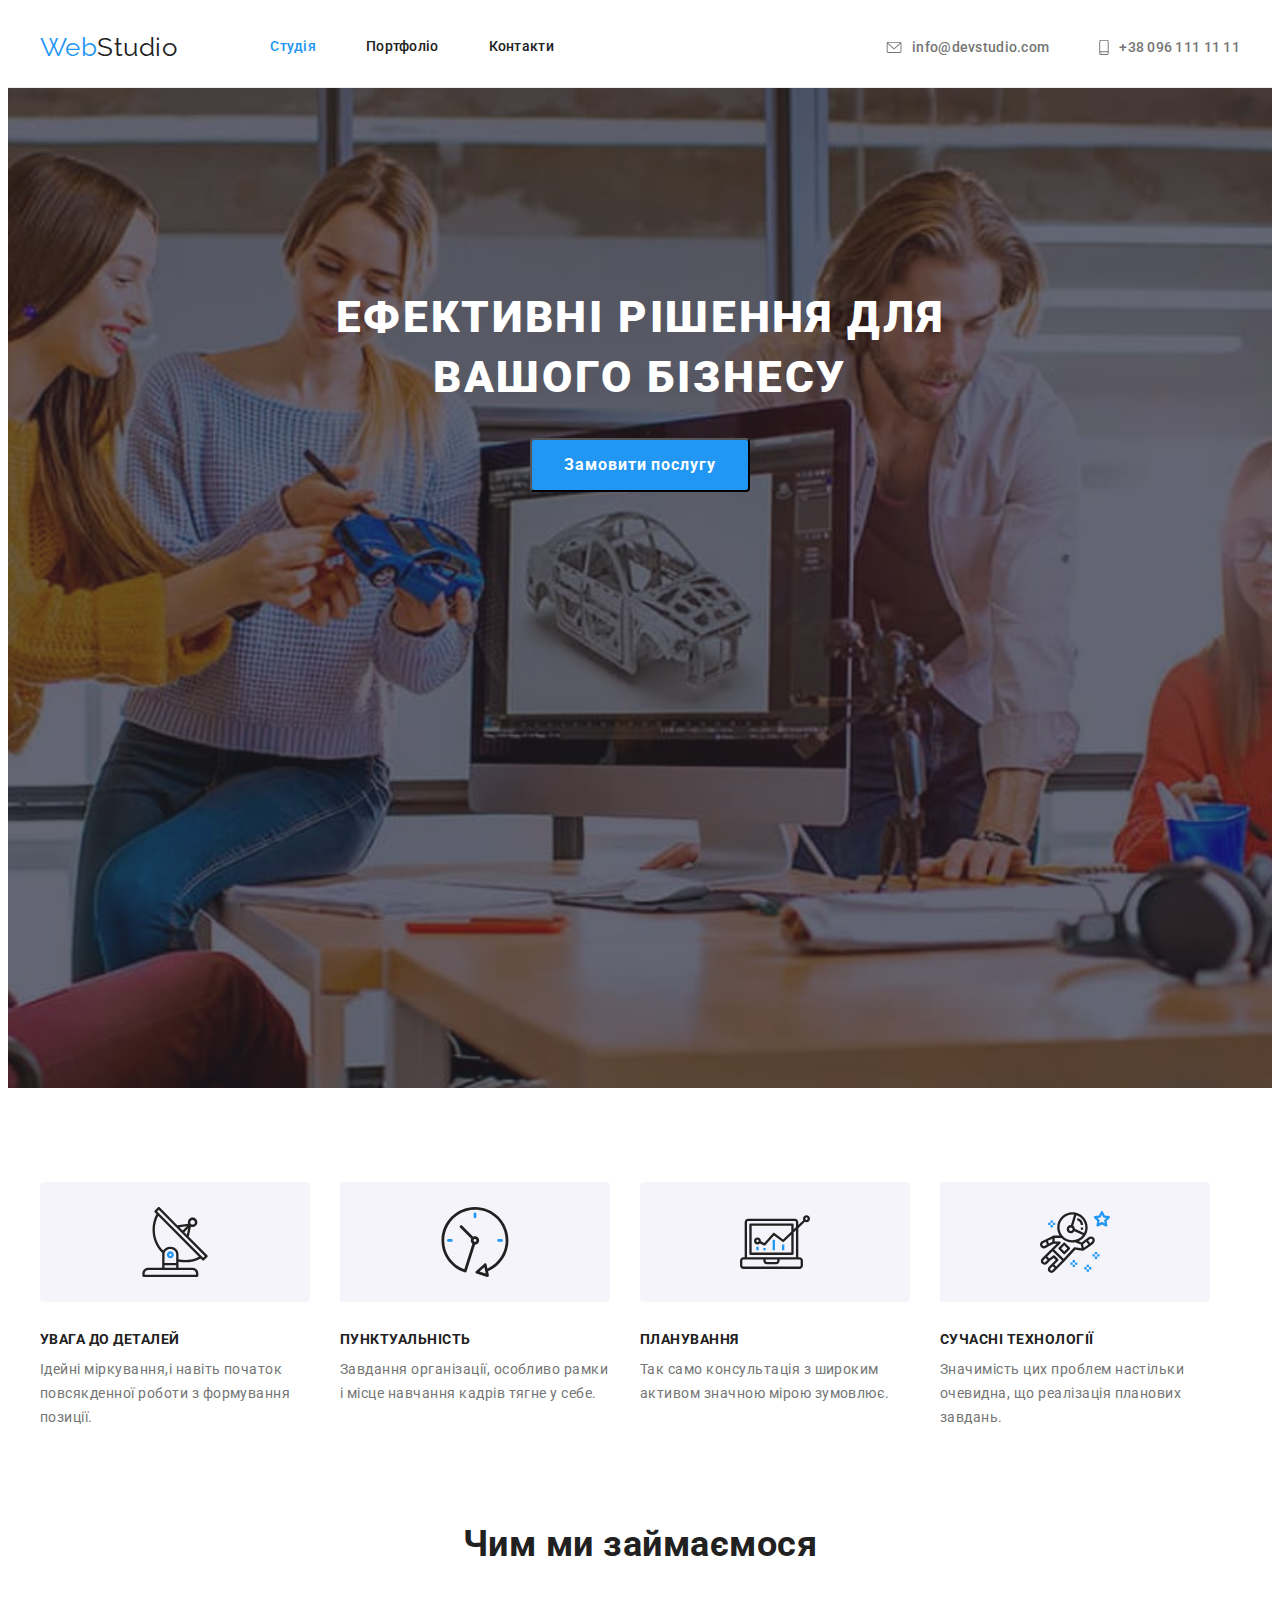
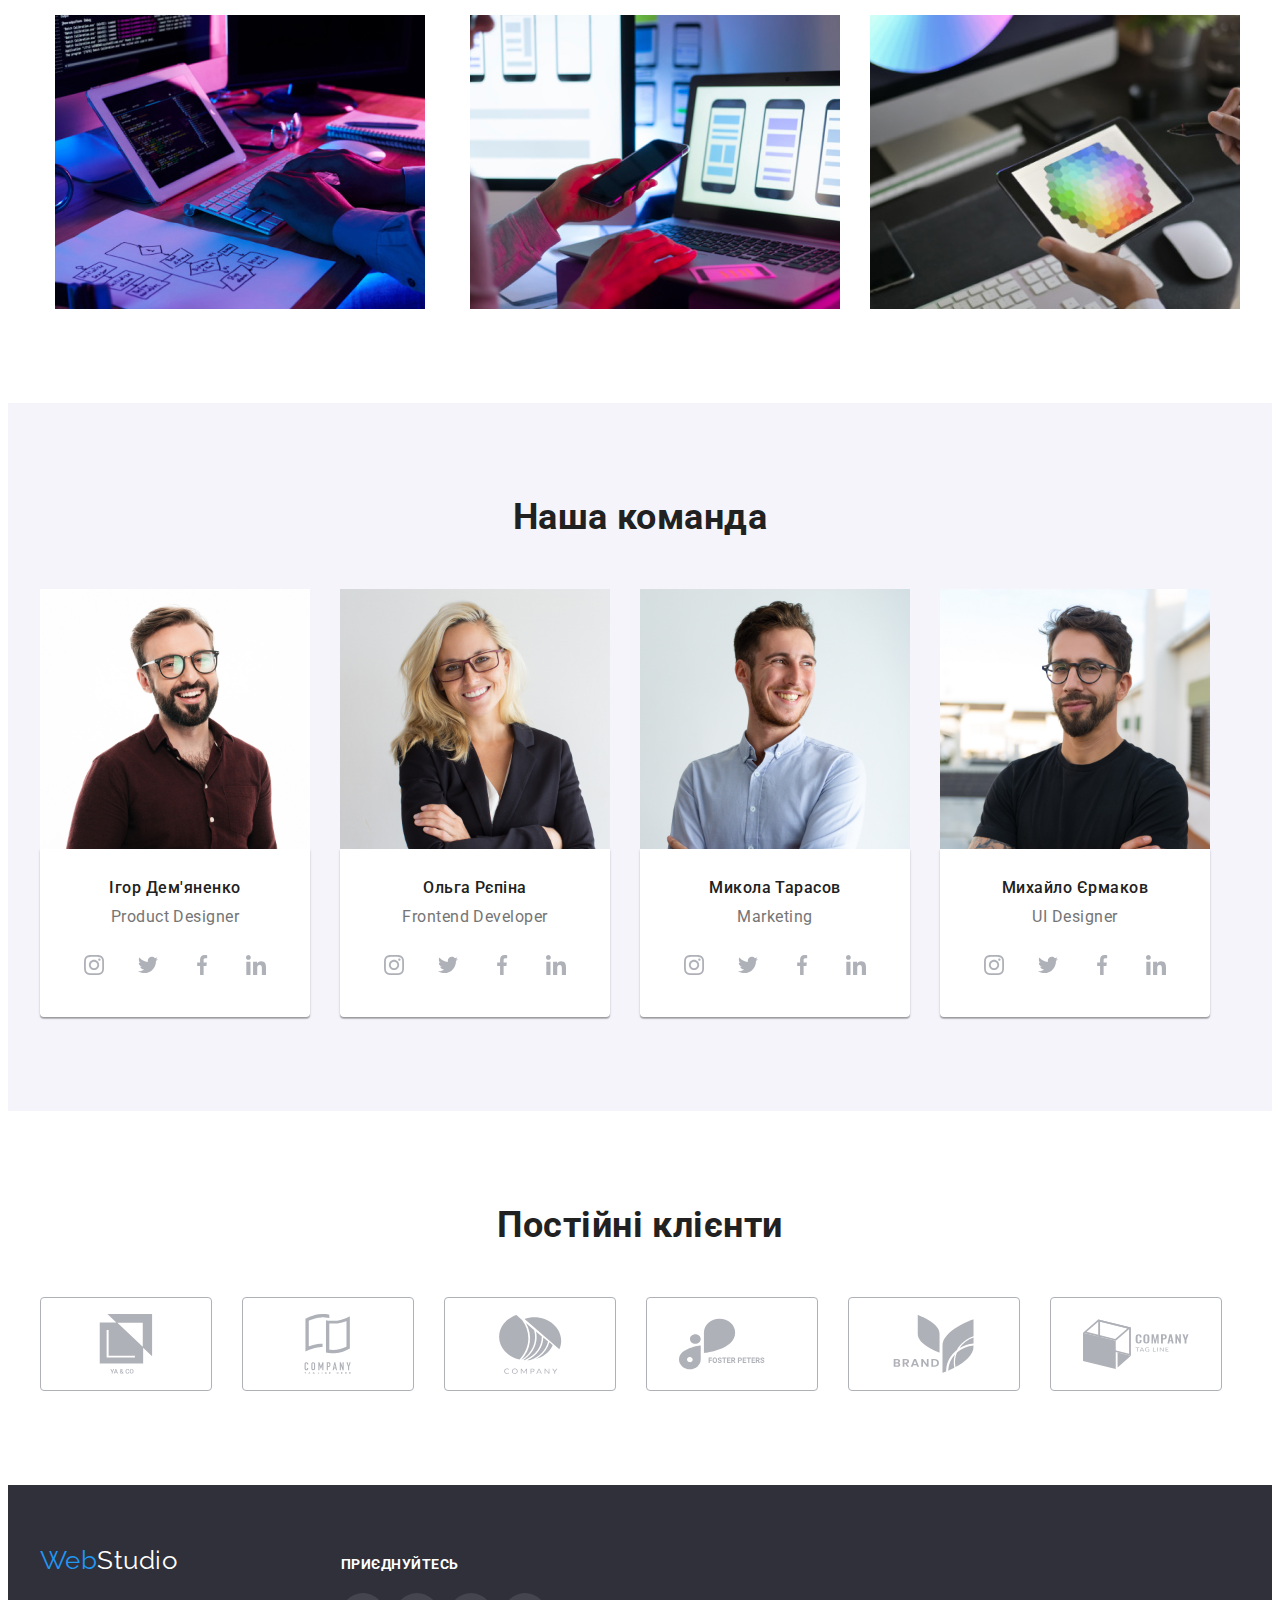
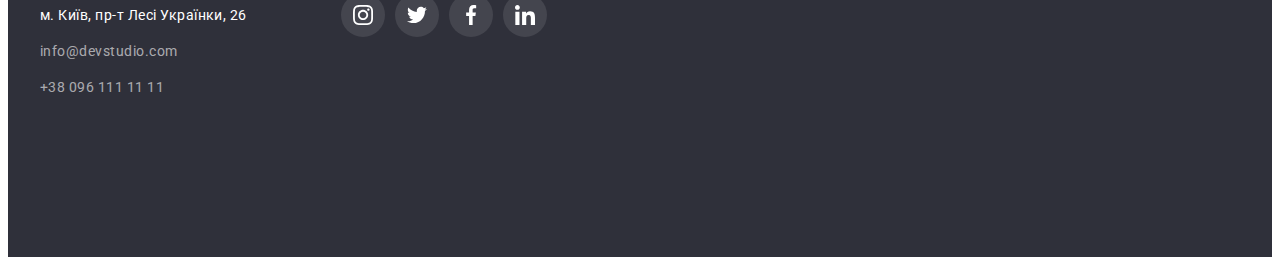
<file: index.html>
<!DOCTYPE html>
<html lang="en">
  <head>
    <meta charset="UTF-8" />
    <meta http-equiv="X-UA-Compatible" content="IE=edge" />
    <meta name="viewport" content="width=device-width, initial-scale=1.0" />
    <title>Web-Studio</title>
    <link
      rel="stylesheet"
      href="https://cdnjs.cloudflare.com/ajax/libs/modern-normalize/1.1.0/modern-normalize.min.css"
      integrity="sha512-wpPYUAdjBVSE4KJnH1VR1HeZfpl1ub8YT/NKx4PuQ5NmX2tKuGu6U/JRp5y+Y8XG2tV+wKQpNHVUX03MfMFn9Q=="
      crossorigin="anonymous"
      referrerpolicy="no-referrer"
    />
    <link
      href="https://fonts.googleapis.com/css2?family=Raleway:wght@700&family=Roboto:wght@400;500;700;900&display=swap"
      rel="stylesheet"
    />
    <link rel="stylesheet" href="./css/styles.css" />
  </head>
  <body>
    <!-- header -->
    <header class="page-header">
      <div class="container header-container">
        <nav class="header-nav">
          <a href="./index.html" class="logo">
            <span class="logo-web">Web</span> Studio
          </a>
          <ul class="site-nav list">
            <li class="item">
              <a href="./index.html" class="current link">Студія</a>
            </li>
            <li class="item">
              <a href="./portfolio.html" class="link">Портфоліо</a>
            </li>
            <li class="item"><a href="" class="link">Контакти</a></li>
          </ul>
        </nav>
        <ul class="contacts list">
          <li class="item">
            <a href="mailto:info@devstudio.co" class="email">
              <svg class="contacts-icons-email" width="16" height="12">
                <use href="./images/icons.svg#icon-icons-envelope"></use>
              </svg>
              info@devstudio.com</a
            >
          </li>
          <li class="item">
            <a href="tel:+380961111111" class="number">
              <svg class="contacts-icons-number" width="10" height="16">
                <use href="./images/icons.svg#icon-icons-smartphone"></use>
              </svg>
              +38 096 111 11 11</a
            >
          </li>
        </ul>
      </div>
    </header>

    <!-- головна-герой  -->
    <main class="main-hero">
      <div class="hero">
        <h1 class="hero-tittle">
          Ефективні рішення для <br />
          вашого бізнесу
        </h1>
        <button class="btn-hero" type="button">Замовити послугу</button>
      </div>
    </main>
    <!-- вимоги -->
    <section class="section-nopadding">
      <div class="container">
        <h2 class="visually-hidden">Вимоги</h2>
        <ul class="features-list list">
          <li class="item">
            <div class="features-box">
              <svg class="icon-antenna" width="70" height="70">
                <use href="./images/icons.svg#icon-icons-antenna"></use>
              </svg>
            </div>
            <h3 class="features-title">УВАГА ДО ДЕТАЛЕЙ</h3>
            <p class="features-text">
              Ідейні міркування,і навіть початок повсякденної роботи з
              формування позиції.
            </p>
          </li>
          <li class="item">
            <div class="features-box">
              <svg class="icon-clock" width="70" height="70">
                <use href="./images/icons.svg#icon-icons-clock"></use>
              </svg>
            </div>
            <h3 class="features-title">ПУНКТУАЛЬНІСТЬ</h3>
            <p class="features-text">
              Завдання організації, особливо рамки і місце навчання кадрів тягне
              у себе.
            </p>
          </li>
          <li class="item">
            <div class="features-box">
              <svg class="icon-diagram" width="70" height="70">
                <use href="./images/icons.svg#icon-icons-diagram"></use>
              </svg>
            </div>
            <h3 class="features-title">ПЛАНУВАННЯ</h3>
            <p class="features-text">
              Так само консультація з широким активом значною мірою зумовлює.
            </p>
          </li>
          <li class="item">
            <div class="features-box">
              <svg class="icon-astronaut" width="70" height="70">
                <use href="./images/icons.svg#icon-icons-astronaut"></use>
              </svg>
            </div>
            <h3 class="features-title">СУЧАСНІ ТЕХНОЛОГІЇ</h3>
            <p class="features-text">
              Значимість цих проблем настільки очевидна, що реалізація планових
              завдань.
            </p>
          </li>
        </ul>
      </div>
    </section>
    <!-- чим ми займаємося -->
    <section class="section">
      <div class="container">
        <h2 class="title">Чим ми займаємося</h2>
        <ul class="portfolio-list list">
          <li class="item">
            <img width="370" src="./images/picture1.jpg" alt="картинка 1" />
          </li>
          <li class="item">
            <img width="370" src="./images/picture2.jpg" alt="картинка 2" />
          </li>
          <li class="item">
            <img width="370" src="./images/picture3.jpg" alt="картинка 3" />
          </li>
        </ul>
      </div>
    </section>
    <!-- Команда -->
    <section class="section portfolio-bagr">
      <div class="container">
        <h2 class="title">Наша команда</h2>
        <ul class="team-list list">
          <li class="item">
            <img
              width="270"
              src="./images/employee1.jpg"
              alt="Ігор Дем'яненко"
            />
            <div class="person-info">
              <h3 class="name">Ігор Дем'яненко</h3>
              <p class="team-text">Product Designer</p>
              <ul class="person-list list">
                <li class="person-soc-items">
                  <a href="#" class="person-soc-link">
                    <svg class="person-soc-icons  instagram" width="20" height="20">
                      <use href="./images/icons.svg#icon-icons-instagram"></use>
                    </svg>
                  </a>
                </li>
                <li class="person-soc-items">
                  <a href="#" class="person-soc-link">
                    <svg class="person-soc-icons twitter" width="20" height="20">
                      <use href="./images/icons.svg#icon-icons-twitter"></use>
                    </svg>
                  </a>
                </li>
                <li class="person-soc-items">
                  <a href="#" class="person-soc-link">
                    <svg class="person-soc-icons facebook" width="20" height="20">
                      <use href="./images/icons.svg#icon-icons-facebook"></use>
                    </svg>
                  </a>
                </li>
                <li class="person-soc-items">
                  <a href="#" class="person-soc-link">
                    <svg class="person-soc-icons linkedin" width="20" height="20">
                      <use href="./images/icons.svg#icon-icons-linkedin"></use>
                    </svg>
                  </a>
                </li>
              </ul>
            </div>
          </li>
          <li class="item">
            <img width="270" src="./images/employee2.jpg" alt="Ольга Рєпіна" />
            <div class="person-info">
              <h3 class="name">Ольга Рєпіна</h3>
              <p class="team-text">Frontend Developer</p><ul class="person-list list">
                <li class="person-soc-items">
                  <a href="#" class="person-soc-link">
                    <svg class="person-soc-icons  instagram" width="20" height="20">
                      <use href="./images/icons.svg#icon-icons-instagram"></use>
                    </svg>
                  </a>
                </li>
                <li class="person-soc-items">
                  <a href="#" class="person-soc-link">
                    <svg class="person-soc-icons twitter" width="20" height="20">
                      <use href="./images/icons.svg#icon-icons-twitter"></use>
                    </svg>
                  </a>
                </li>
                <li class="person-soc-items">
                  <a href="#" class="person-soc-link">
                    <svg class="person-soc-icons facebook" width="20" height="20">
                      <use href="./images/icons.svg#icon-icons-facebook"></use>
                    </svg>
                  </a>
                </li>
                <li class="person-soc-items">
                  <a href="#" class="person-soc-link">
                    <svg class="person-soc-icons linkedin" width="20" height="20">
                      <use href="./images/icons.svg#icon-icons-linkedin"></use>
                    </svg>
                  </a>
                </li>
              </ul>
            </div>
          </li>
          <li class="item">
            <img
              width="270"
              src="./images/employee3.jpg"
              alt="Микола Тарасов"
            />
            <div class="person-info">
              <h3 class="name">Микола Тарасов</h3>
              <p class="team-text">Marketing</p>
              <ul class="person-list list">
                <li class="person-soc-items">
                  <a href="#" class="person-soc-link">
                    <svg class="person-soc-icons  instagram" width="20" height="20">
                      <use href="./images/icons.svg#icon-icons-instagram"></use>
                    </svg>
                  </a>
                </li>
                <li class="person-soc-items">
                  <a href="#" class="person-soc-link">
                    <svg class="person-soc-icons twitter" width="20" height="20">
                      <use href="./images/icons.svg#icon-icons-twitter"></use>
                    </svg>
                  </a>
                </li>
                <li class="person-soc-items">
                  <a href="#" class="person-soc-link">
                    <svg class="person-soc-icons facebook" width="20" height="20">
                      <use href="./images/icons.svg#icon-icons-facebook"></use>
                    </svg>
                  </a>
                </li>
                <li class="person-soc-items">
                  <a href="#" class="person-soc-link">
                    <svg class="person-soc-icons linkedin" width="20" height="20">
                      <use href="./images/icons.svg#icon-icons-linkedin"></use>
                    </svg>
                  </a>
                </li>
              </ul>
            </div>
          </li>
          <li class="item">
            <img
              width="270"
              src="./images/employee4.jpg"
              alt="Михайло Єрмаков"
            />
            <div class="person-info">
              <h3 class="name">Михайло Єрмаков</h3>
              <p class="team-text">UI Designer</p>
              <ul class="person-list list">
                <li class="person-soc-items">
                  <a href="#" class="person-soc-link">
                    <svg class="person-soc-icons  instagram" width="20" height="20">
                      <use href="./images/icons.svg#icon-icons-instagram"></use>
                    </svg>
                  </a>
                </li>
                <li class="person-soc-items">
                  <a href="#" class="person-soc-link">
                    <svg class="person-soc-icons twitter" width="20" height="20">
                      <use href="./images/icons.svg#icon-icons-twitter"></use>
                    </svg>
                  </a>
                </li>
                <li class="person-soc-items">
                  <a href="#" class="person-soc-link">
                    <svg class="person-soc-icons facebook" width="20" height="20">
                      <use href="./images/icons.svg#icon-icons-facebook"></use>
                    </svg>
                  </a>
                </li>
                <li class="person-soc-items">
                  <a href="#" class="person-soc-link">
                    <svg class="person-soc-icons linkedin" width="20" height="20">
                      <use href="./images/icons.svg#icon-icons-linkedin"></use>
                    </svg>
                  </a>
                </li>
              </ul>
            </div>
          </li>
        </ul>
      </div>
    </section>
    <!-- Наші клієнти -->
    <section class="section">
      <div class="container">
        <h2 class="title">Постійні клієнти</h2>
        <ul class="clients-list list">
          <li class="clients-items">
                  <a href="#" class="clients-link">
                    <svg class="clients-icons" width="106" height="60">
                      <use href="./images/icons.svg#icon-icons-logo1"></use>
                    </svg>
                  </a>
          </li>
          <li class="clients-items">
             <a href="#" class="clients-link">
            <svg class="clients-icons" width="106" height="60">
              <use href="./images/icons.svg#icon-icons-group2"></use>
            </svg>
            </a>
          </li>
          <li class="clients-items">
             <a href="#" class="clients-link">
            <svg class="clients-icons" width="106" height="60">
              <use href="./images/icons.svg#icon-icons-logo3"></use>
            </svg>
            </a>
          </li>
          <li class="clients-items">
             <a href="#" class="clients-link">
            <svg class="clients-icons" width="106" height="60">
              <use href="./images/icons.svg#icon-icons-logo4"></use>
            </svg>
           </a>
          </li> 
          <li class="clients-items">
             <a href="#" class="clients-link">
            <svg class="clients-icons" width="106" height="60">
              <use href="./images/icons.svg#icon-icons-logo5"></use>
            </svg>
            </a>
          </li>
          <li class="clients-items">
             <a href="#" class="clients-link">
              <svg class="clients-icons" width="106" height="60">
                <use href="./images/icons.svg#icon-icons-logo6"></use>
              </svg>
           </a>
          </li>
        
      </div>
    </section>

    <!-- footer -->
    <footer class="footer">
      <div class="container-footer">
        <div class="first-section">
        <a href="./index.html" class="logo-footer"
          ><span class="logo-web">Web</span> Studio</a
        >
        <address class="address">м. Київ, пр-т Лесі Українки, 26</address>
        <ul class="list">
          <li>
            <a href="mailto:info@devstudio.co" class="ft-mail contact-footer"
              >info@devstudio.com</a
            >
          </li>
          <li>
            <a href="tel:+380961111111" class="ft-contact contact-footer"
              >+38 096 111 11 11</a
            >
          </li>
        </ul>
        </div>
        <div class="second-section">
        <h3 class="title-soc-footer">приєднуйтесь</h3>
        <ul class="footer-list list">
                <li class="footer-soc-items">
                  <a href="#" class="footer-soc-link">
                    <svg class="footer-soc-icons  instagram" width="20" height="20">
                      <use href="./images/icons.svg#icon-icons-instagram"></use>
                    </svg>
                  </a>
                </li>
                <li class="footer-soc-items">
                  <a href="#" class="footer-soc-link">
                    <svg class="footer-soc-icons twitter" width="20" height="20">
                      <use href="./images/icons.svg#icon-icons-twitter"></use>
                    </svg>
                  </a>
                </li>
                <li class="footer-soc-items">
                  <a href="#" class="footer-soc-link">
                    <svg class="footer-soc-icons facebook" width="20" height="20">
                      <use href="./images/icons.svg#icon-icons-facebook"></use>
                    </svg>
                  </a>
                </li>
                <li class="footer-soc-items">
                  <a href="#" class="footer-soc-link">
                    <svg class="footer-soc-icons linkedin" width="20" height="20">
                      <use href="./images/icons.svg#icon-icons-linkedin"></use>
                    </svg>
                  </a>
                </li>
              </ul>
              </div>
      </div>
    </footer>
  </body>
</html>
</file>
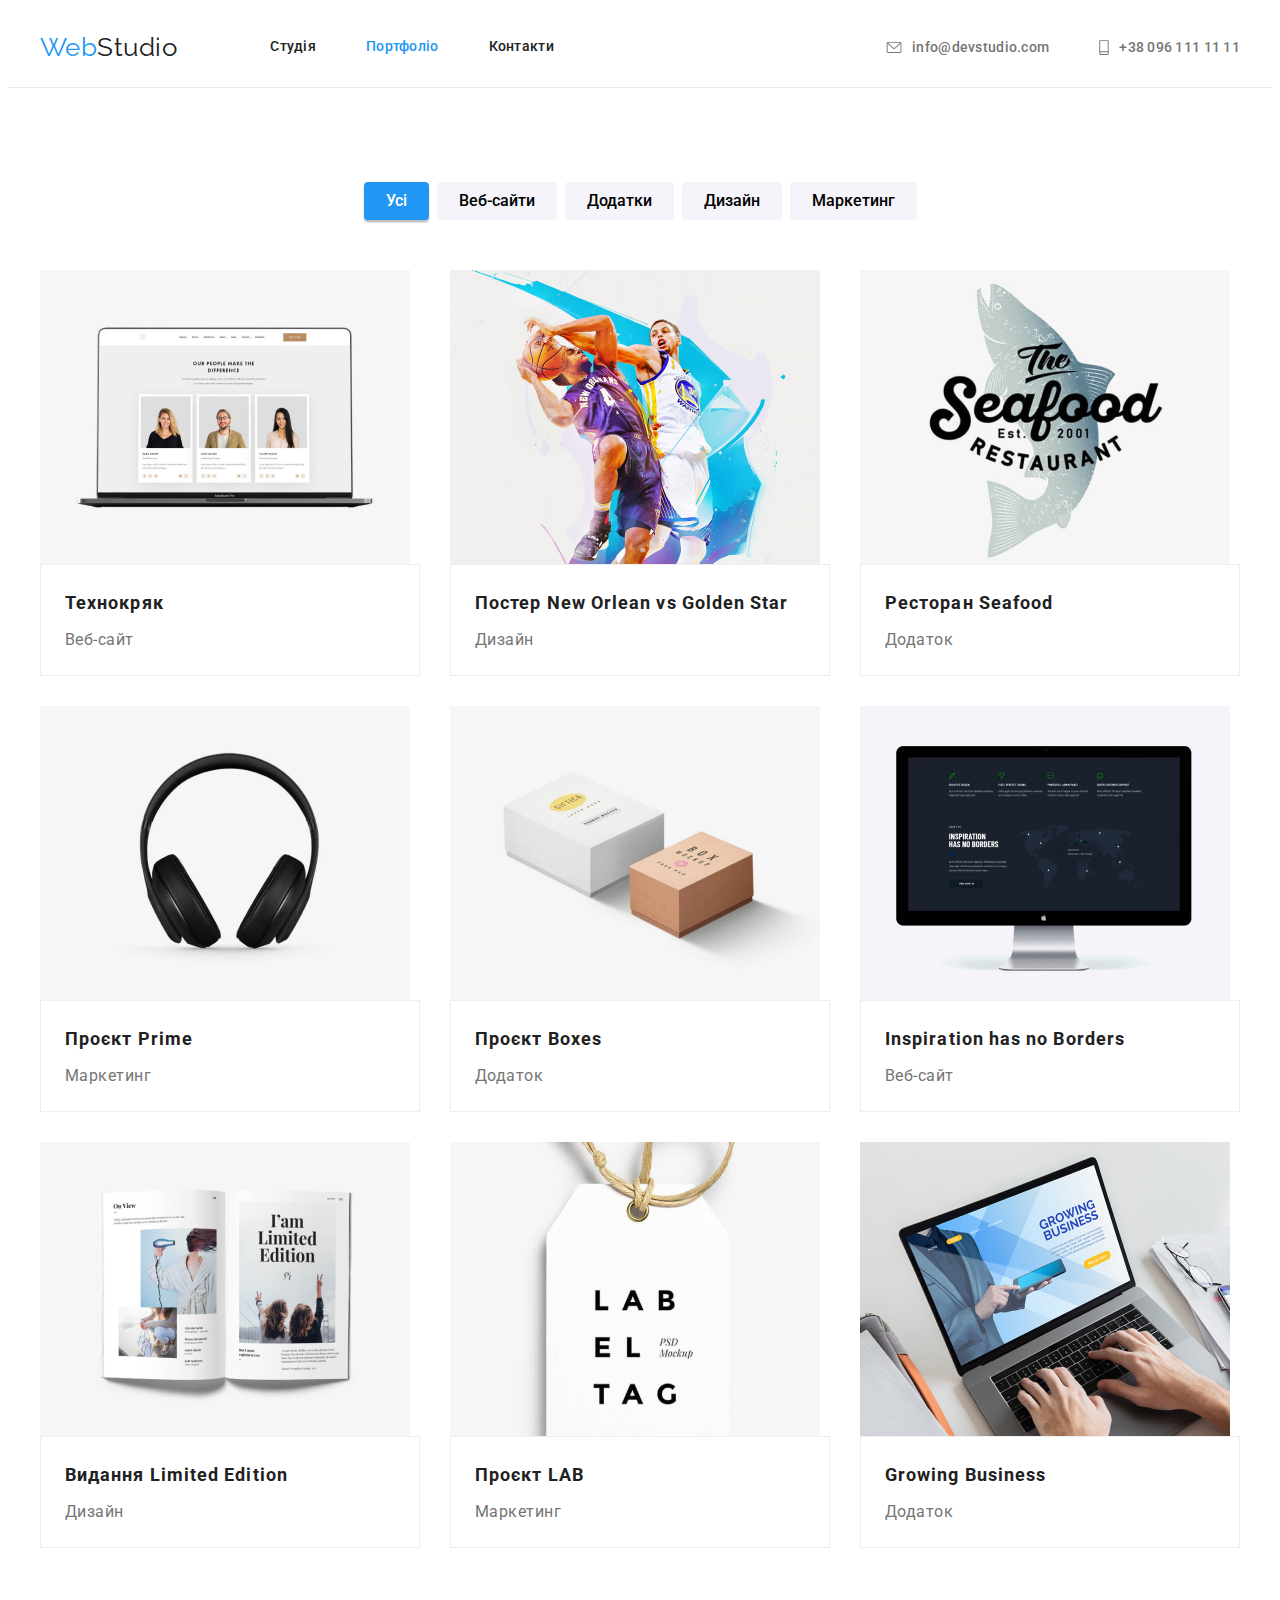
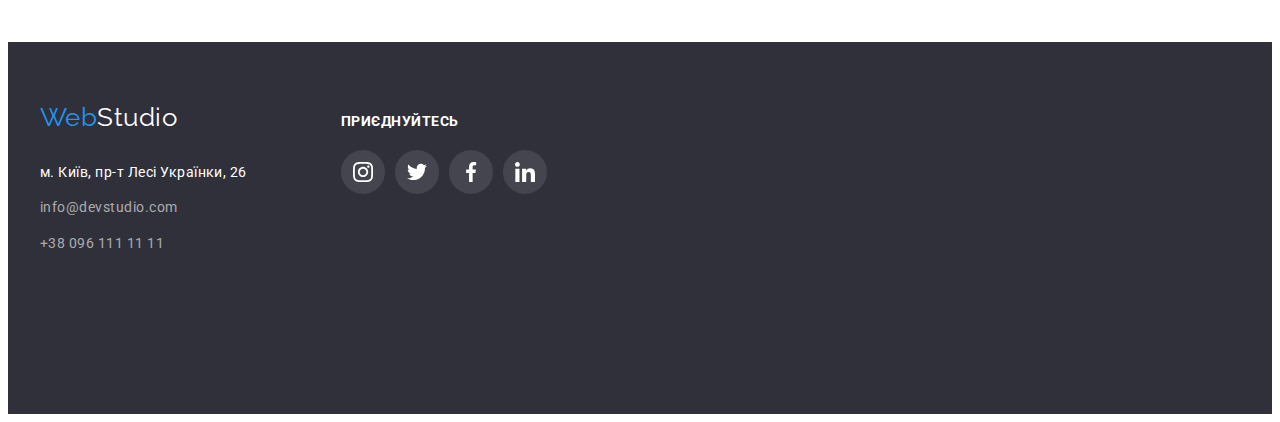
<file: portfolio.html>
<!DOCTYPE html>
<html lang="en">
  <head>
    <meta charset="UTF-8" />
    <meta http-equiv="X-UA-Compatible" content="IE=edge" />
    <meta name="viewport" content="width=device-width, initial-scale=1.0" />
    <title>Portfolio</title>
    <link
      rel="stylesheet"
      href="https://cdnjs.cloudflare.com/ajax/libs/modern-normalize/1.1.0/modern-normalize.min.css"
      integrity="sha512-wpPYUAdjBVSE4KJnH1VR1HeZfpl1ub8YT/NKx4PuQ5NmX2tKuGu6U/JRp5y+Y8XG2tV+wKQpNHVUX03MfMFn9Q=="
      crossorigin="anonymous"
      referrerpolicy="no-referrer"
    />
    <link
      href="https://fonts.googleapis.com/css2?family=Raleway:wght@700&family=Roboto:wght@400;500;700;900&display=swap"
      rel="stylesheet"
    />
    <link rel="stylesheet" href="./css/styles.css" />
  </head>
  <body>
    <!-- header -->
    <header class="page-header">
      <div class="container header-container">
        <nav class="header-nav">
          <a href="./index.html" class="logo">
            <span class="logo-web">Web</span> Studio
          </a>
          <ul class="site-nav list">
            <li class="item">
              <a href="./index.html" class="link">Студія</a>
            </li>
            <li class="item">
              <a href="./portfolio.html" class="current link">Портфоліо</a>
            </li>
            <li class="item"><a href="" class="link">Контакти</a></li>
          </ul>
        </nav>
        <ul class="contacts list">
          <li class="item">
            <a href="mailto:info@devstudio.co" class="email">
              <svg class="contacts-icons-email" width="16" height="12">
                <use href="./images/icons.svg#icon-icons-envelope"></use>
              </svg>
              info@devstudio.com</a
            >
          </li>
          <li class="item">
            <a href="tel:+380961111111" class="number">
              <svg class="contacts-icons-number" width="10" height="16">
                <use href="./images/icons.svg#icon-icons-smartphone"></use>
              </svg>
              +38 096 111 11 11</a
            >
          </li>
        </ul>
      </div>
    </header>
    <main>
      <section class="section">
        <div class="container">
          <ul class="button-items list">
            <li class="item">
              <button type="button" class="btn-portfolio btn-active">
                Усі
              </button>
            </li>
            <li class="item">
              <button type="button" class="btn-portfolio">Веб-сайти</button>
            </li>
            <li class="item">
              <button type="button" class="btn-portfolio">Додатки</button>
            </li>
            <li class="item">
              <button type="button" class="btn-portfolio">Дизайн</button>
            </li>
            <li class="item">
              <button type="button" class="btn-portfolio">Маркетинг</button>
            </li>
          </ul>

          <ul class="list cards flex-container">
            <li class="flex-element">
              <img width="370" src="./images/img1.jpg" alt="фото 1" />
              <div class="cards-border">
                <h2 class="photo-tittle">Технокряк</h2>
                <p class="photo-text">Веб-сайт</p>
              </div>
            </li>
            <li class="flex-element">
              <img width="370" src="./images/img2.jpg" alt="фото 2" />
              <div class="cards-border">
                <h2 class="photo-tittle">Постер New Orlean vs Golden Star</h2>
                <p class="photo-text">Дизайн</p>
              </div>
            </li>
            <li class="flex-element">
              <img width="370" src="./images/img3.jpg" alt="фото 3" />
              <div class="cards-border">
                <h2 class="photo-tittle">Ресторан Seafood</h2>
                <p class="photo-text">Додаток</p>
              </div>
            </li>
            <li class="flex-element">
              <img width="370" src="./images/img4.jpg" alt="фото 4" />
              <div class="cards-border">
                <h2 class="photo-tittle">Проєкт Prime</h2>
                <p class="photo-text">Маркетинг</p>
              </div>
            </li>
            <li class="flex-element">
              <img width="370" src="./images/img5.jpg" alt="фото 5" />
              <div class="cards-border">
                <h2 class="photo-tittle">Проєкт Boxes</h2>
                <p class="photo-text">Додаток</p>
              </div>
            </li>
            <li class="flex-element">
              <img width="370" src="./images/img6.jpg" alt="фото 6" />
              <div class="cards-border">
                <h2 class="photo-tittle">Inspiration has no Borders</h2>
                <p class="photo-text">Веб-сайт</p>
              </div>
            </li>
            <li class="flex-element">
              <img width="370" src="./images/img7.jpg" alt="фото 7" />
              <div class="cards-border">
                <h2 class="photo-tittle">Видання Limited Edition</h2>
                <p class="photo-text">Дизайн</p>
              </div>
            </li>
            <li class="flex-element">
              <img width="370" src="./images/img8.jpg" alt="фото 8" />
              <div class="cards-border">
                <h2 class="photo-tittle">Проєкт LAB</h2>
                <p class="photo-text">Маркетинг</p>
              </div>
            </li>
            <li class="flex-element">
              <img width="370" src="./images/img9.jpg" alt="фото 9" />
              <div class="cards-border">
                <h2 class="photo-tittle">Growing Business</h2>
                <p class="photo-text">Додаток</p>
              </div>
            </li>
          </ul>
        </div>
      </section>
    </main>
    <footer class="footer">
      <div class="container-footer">
        <div class="first-section">
          <a href="./index.html" class="logo-footer"
            ><span class="logo-web">Web</span> Studio</a
          >
          <address class="address">м. Київ, пр-т Лесі Українки, 26</address>
          <ul class="list">
            <li>
              <a href="mailto:info@devstudio.co" class="ft-mail contact-footer"
                >info@devstudio.com</a
              >
            </li>
            <li>
              <a href="tel:+380961111111" class="ft-contact contact-footer"
                >+38 096 111 11 11</a
              >
            </li>
          </ul>
        </div>
        <div class="second-section">
          <h3 class="title-soc-footer">приєднуйтесь</h3>
          <ul class="footer-list list">
            <li class="footer-soc-items">
              <a href="#" class="footer-soc-link">
                <svg class="footer-soc-icons instagram" width="20" height="20">
                  <use href="./images/icons.svg#icon-icons-instagram"></use>
                </svg>
              </a>
            </li>
            <li class="footer-soc-items">
              <a href="#" class="footer-soc-link">
                <svg class="footer-soc-icons twitter" width="20" height="20">
                  <use href="./images/icons.svg#icon-icons-twitter"></use>
                </svg>
              </a>
            </li>
            <li class="footer-soc-items">
              <a href="#" class="footer-soc-link">
                <svg class="footer-soc-icons facebook" width="20" height="20">
                  <use href="./images/icons.svg#icon-icons-facebook"></use>
                </svg>
              </a>
            </li>
            <li class="footer-soc-items">
              <a href="#" class="footer-soc-link">
                <svg class="footer-soc-icons linkedin" width="20" height="20">
                  <use href="./images/icons.svg#icon-icons-linkedin"></use>
                </svg>
              </a>
            </li>
          </ul>
        </div>
      </div>
    </footer>
  </body>
</html>
</file>
<file: css/styles.css>
:root {
  --primary-text-tittle-color: #212121;
  --background-maintittle-color: #ffffff;
  --accent-color: #2196f3;
  --text-tell-color: #757575;
  --main-background-color: #2f303a;
  --primary-margine-right: 30px;
  --bakground-secondary-color: #F5F4FA;
}
body {
  color: var(--primary-text-tittle-color);
  background-color: var(--background-maintittle-color);
  letter-spacing: 0.03em;
  font-family: Roboto, sans-serif;
}
p,
h1,
h2,
h3,
h4,
h5,
h6{
  margin: 0px;
}
ul,
ol{
  margin: 0px;
  padding-left: 0px;
}
button{
  cursor: pointer;
}
.container {
  width: 1200px;
  margin: 0 auto;
  padding-left: 15px;
  padding-right: 15px;
}
.section{
  padding-top: 94px;
  padding-bottom: 94px;
}
img{
  display: block;
  max-width: 100%;
  height: auto;
}
/*утиліти */
.list {
  list-style: none;
}

/* header */
.site-nav {
  display: flex;
  align-items: center;
}
.site-nav .link{
  display: block;

}

.site-nav .item:not(:last-child) {
  margin-right: 50px;
}

.page-header {
  border-bottom: 1px solid #ECECEC;
}

.logo {
  padding:24px 0 24px 0;
  margin-right: 93px;
  display: flex;
  
  color: var(--primary-text-tittle-color);
  font-family: Raleway, sans-serif;
  text-decoration: none;
  font-size: 26px;
  line-height: 1.19; 
 
}

.logo-web {
  color: var(--accent-color);
  font-family: Raleway, sans-serif;
}


/* навігація сайтів хедер */
.link {
  color: var(--primary-text-tittle-color);
  font-weight: 500;
  font-size: 14px;
  line-height: 1.14;
  letter-spacing: 0.02em;
  text-decoration: none;

}
.current {
  color: var(--accent-color);
}

.header-container {
  display: flex;
  align-items: center;
}
.header-nav {
  display: flex;
}

.link:hover,
.link:focus {
  color: var(--accent-color);
}

/* контакти */

.contacts {
  display: flex;
  margin-left: auto;


  color: var(--primary-text-tittle-color);
  font-weight: 500;
  font-size: 14px;
  line-height: 1, 14;
  letter-spacing: 0.02em;
  
}
.contacts .item:not(:last-child) {
  margin-right: 50px;

}
.email{
   display:inline-flex;
  color: var(--text-tell-color);
  text-decoration: none;
  align-items: center;
}

.contacts-icons-email,
.contacts-icons-number{
  display: flex;
  align-items: center;
  fill: currentColor;
  margin-right: 10px;
}


.number {
  color: var(--text-tell-color);
  text-decoration: none;
  align-items: center;
  display: flex;
  justify-content: center;
}
.email:hover,
.email:focus {
  color: var(--accent-color);
}
.number:hover,
.number:focus {
  color: var(--accent-color);
}
/* головна-герой */
.hero {
  background-color: var(--main-background-color);
   max-width: 1600px;
  height: 600px;
  background-image: linear-gradient(
    to right,
    rgba(47, 48, 58, 0.4),
    rgba(47, 48, 58, 0.4)
  ),
  url(../images/Img-bgr.jpg);
  background-position: center;
  background-size: cover;
  background-repeat: no-repeat;
  padding-top: 200px;
  padding-bottom: 200px;
  background-position: center;
  align-items: center;
  margin-right: auto;
  margin-left: auto ;
  

}

.hero-tittle {
  margin-bottom: 30px;

  color: var(--background-maintittle-color);
  text-transform: uppercase;
  font-weight: 900;
  text-align: center;
  font-size: 44px;
  line-height: 1.36;
  letter-spacing: 0.06em;

}
.btn-hero {
  margin: 0 auto;                                                                                                     
  align-items: center;
  padding: 10px 32px;
  display:block;
 
  
  color: var(--background-maintittle-color);
  background-color: #2196f3;
  cursor: pointer;
  border-radius: 4px;
  font-family: inherit;
  font-weight: 700;
  font-size: 16px;
  line-height: 1.87;
  letter-spacing: 0.06em;
  text-align: center;
 
  border-radius: 4px;
  
}
.btn-hero:hover,
.btn-hero:focus {
  color: var(--background-maintittle-color);
  background-color:#188CE8;
  box-shadow: 0px 4px 4px rgba(0, 0, 0, 0.15);
}
/* вимоги */
.section-nopadding{
  padding-top: 94px;
}
.visually-hidden {
  position: absolute;
  width: 1px;
  height: 1px;
  margin: -1px;
  border: 0;
  padding: 0;
  white-space: nowrap;
  overflow: hidden;
}

.features-list {
  text-decoration: none;
  display: flex;
  flex-wrap: wrap;  

}

.features-list .item:not(:last-child) {
  margin-right: var(--primary-margine-right);
}


.features-box{
  display: flex;
  width: 270px;
  height: 120px;
  background-color: var(--bakground-secondary-color);
  align-items: center;
  justify-content: center;
  margin-bottom: 30px ;
  border-radius: 4px;
  
}
.features-icons:not(:last-child){
  margin-right: 30px;
}

.features-title {
margin-bottom: 10px;

  display: block;
  font-size: 14px;
  line-height: 1.14;
  text-align: left;

}
.features-text {
  color: var(--text-tell-color);
  font-size: 14px;
  line-height: 1.71;
  text-align: left;
  vertical-align: top;
  width: 270px;

}
/* чим ми займаємося */
.title {
  margin-bottom: 50px;

  font-size: 36px;
  line-height: 1.16;
  text-align: center;
  vertical-align: top;
 
}
.portfolio-bagr{
  background-color: var(--bakground-secondary-color);
}

.portfolio-list {
  display: flex;
  flex-wrap: wrap;
}
.portfolio-list .item:not(:last-child)  {
  margin-right: var(--primary-margine-right);
  margin-left: auto;
}


/* наша команда */

.name {
  margin-bottom: 10px;

  font-size: 16px;
  line-height: 1.18;
  vertical-align: top;
  text-align: center;
  font-weight: 500;
}

.team-list {
  display: flex;
  flex-wrap: wrap;
}

.team-list .item:not(:last-child) {
  margin-right: var(--primary-margine-right);
}
.person-list{
  display: flex;
  justify-content: center;
  align-items: center;
}
.person-soc-items{
  width: 44px;
  height: 44px;
 
}
.person-soc-link:hover,
.person-soc-link:focus{
  background-color: #2196f3;
  color: var(--background-maintittle-color);
}
.person-soc-icons{
  fill: currentColor;
}
.person-soc-items:not(:last-child) {
  margin-right: 10px;
}
.person-soc-link{
  width: 100%;
  height: 100%;
  display: flex;
  justify-content: center;
  align-items: center;
  border-radius: 50%;
  color: #AFB1B8;;
}





.team-text {
  margin-bottom: 16px;
  color: var(--text-tell-color);
  font-size: 16px;
  line-height: 1.18;
  vertical-align: top;
  text-align: center;
}
.person-info{
  padding-top:30px;
  padding-bottom:30px ;
  background:var(--background-maintittle-color) ;
  box-shadow: 0px 1px 3px rgba(0, 0, 0, 0.12), 0px 1px 1px rgba(0, 0, 0, 0.14), 0px 2px 1px rgba(0, 0, 0, 0.2);
  border-radius: 0px 0px 4px 4px;
  
}
/* наші клієнти */

.clients-items{
  width: 170px;
  height: 92px;
  display: flex;
  border: 1px solid #AFB1B8;
  border-radius: 4px;
  
}
.clients-link:hover,
.clients-link:focus{
  color: var(--accent-color);
}
.clients-items:hover,
.clients-items:focus{
  border: 1px solid var(--accent-color)
  
}

 .clients-list{
  display: flex;
}
.clients-link{
  width: 100%;
  height: 100%;
  display: flex;
  align-items: center;
  justify-content: center;
  color: #AFB1B8;;
  
}
.clients-items:not(:last-child){
   margin-right: 30px;
}
.clients-icons{
  fill: currentColor;
}



/* footer */

.container-footer{
  width: 1200px;
  margin: 0 auto;
  padding-left: 15px;
  padding-right: 15px;
  display: flex;
  }
.footer {
  padding-bottom: 60px;
  padding-top: 60px;
  background-color: var(--main-background-color);
  height: 252px;
}
.logo-footer{
 
  margin-bottom: 28px;
  color: var(--background-maintittle-color);
  font-family: Raleway, sans-serif;
  text-decoration: none;
  font-size: 26px;
  line-height: 1.19;
  display: flex;
}
.first-section{
  margin-right: 94px;
}


.address {
  
  color: var(--background-maintittle-color);
  font-style: normal;
  font-size: 14px;
  margin-bottom: 12px;
  line-height: 1.71;
}
.contact-footer {
  text-decoration: none;
  color: rgba(255, 255, 255, 0.6);
  font-size: 14px;
  line-height: 1.71;
  display: block;
}
.ft-mail{
  margin-bottom: 12px ;
}
.contact-footer:hover,
.contact-footer:focus {
  color: var(--accent-color);
}
.title-soc-footer{
  margin-bottom: 20px;
  display: block;
  font-size: 14px;
  line-height: 1.14;
  text-align: left;
  text-transform: uppercase;
  color: var(--background-maintittle-color);
  font-weight: 700;
  padding-top: 12px;

}

.footer-list{
  display: flex;
  justify-content: center;
}
.footer-soc-items{
  width: 44px;
  height: 44px;
  background-color:rgba(255, 255, 255, 0.1);
  border-radius: 50%;
  
}
.footer-soc-items:not(:last-child){
   margin-right: 10px;
}
.footer-soc-link{
  width: 100%;
  height: 100%;
  display: flex;
  justify-content: center;
  align-items: center;
  color: var(--background-maintittle-color);
  
}
.footer-soc-icons{
  fill: currentColor;
}
.footer-soc-items:hover,
.footer-soc-items:focus{
  color: var(--background-maintittle-color);
  background-color: var(--accent-color);
}




/* css для портфоліо */


.flex-container{
  display: flex;
  flex-wrap: wrap;
}


.flex-element{
  width: calc((100% - 60px)/3);
  margin-bottom: 30px;
  margin-right: 30px;
  border: 0px solid #EEEEEE;
}
.flex-element:hover,
.flex-element:focus{
  box-shadow: 0px 1px 1px rgba(0, 0, 0, 0.12), 0px 4px 4px rgba(0, 0, 0, 0.06), 1px 4px 6px rgba(0, 0, 0, 0.16);

}
.flex-element:nth-child(3n){
  margin-right: 0;
}
.flex-element:nth-last-child(-n+3){
  margin-bottom: 0;
}
.button-items{
  display: flex;
  justify-content: center;
  margin-bottom: 50px;

}
 
.button-items .item:not(:last-child) {
  margin-right: 8px;
} 


.btn-portfolio {
  padding: 6px 22px;
  display: block;
  margin: 0px auto;

  font-family: Roboto,sans-serif;
  font-weight: 500;
  font-size: 16px;
  line-height: 1.62;
  text-align: center;
  background-color: #f5f4fa;
  border-radius: 4px;
  border: 0;
  
}

.btn-portfolio:hover,
.btn-portfolio:focus {
  color: var(--background-maintittle-color);
  background-color: var(--accent-color);
  box-shadow: 0px 3px 1px rgba(0, 0, 0, 0.1), 0px 1px 2px rgba(0, 0, 0, 0.08), 0px 2px 2px rgba(0, 0, 0, 0.12);
  border-radius: 4px;
}
.btn-active {
  color: var(--background-maintittle-color);
  background-color: var(--accent-color);
  box-shadow: 0px 3px 1px rgba(0, 0, 0, 0.1), 0px 1px 2px rgba(0, 0, 0, 0.08), 0px 2px 2px rgba(0, 0, 0, 0.12);
  border-radius: 4px;
}
.photo-tittle {
  margin-bottom: 4px;

  font-size: 18px;
  line-height: 2;
  letter-spacing: 0.06em;
  font-weight: 700;
}
.photo-text {
  margin-bottom: 30px;

  color: var(--text-tell-color);
  font-size: 16px;
  line-height: 1.87;
}
.photo-text:nth-last-child(-n+3){
  margin-bottom: 0;
}

.cards-border{
  border: 1px solid #EEEEEE;
  padding: 20px 24px;
}
</file>
